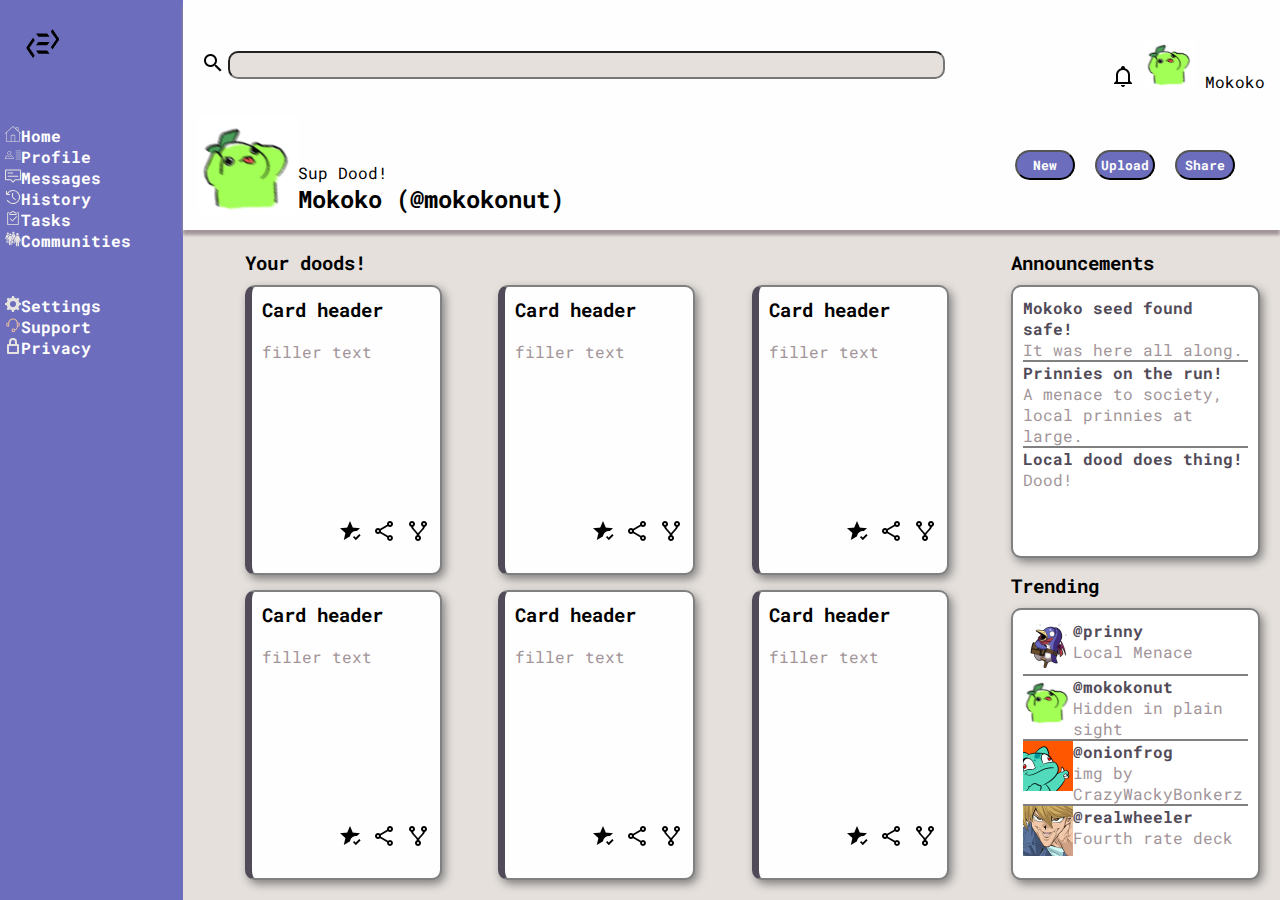
<file: index.html>
<!DOCTYPE html>
<html lang="en">

<head>
    <meta charset="UTF-8">
    <meta http-equiv="X-UA-Compatible" content="IE=edge">
    <meta name="viewport" content="width=device-width, initial-scale=1.0">
    <title>Admin Dashboard</title>
    <link rel="stylesheet" href="styles.css">
</head>

<body>
    <aside>
        <img src="assets/logo.svg" alt="" width="75px" height="75px">
        <ul class="aside-links">
            <li><a href=""><img src="assets/icons/home.svg" alt="">Home</a></li>
            <li><a href=""><img src="assets/icons/profile.svg" alt="">Profile</a></li>
            <li><a href=""><img src="assets/icons/message.svg" alt="">Messages</a></li>
            <li><a href=""><img src="assets/icons/history.svg" alt="">History</a></li>
            <li><a href=""><img src="assets/icons/task.svg" alt="">Tasks</a></li>
            <li><a href=""><img src="assets/icons/community.svg" alt="">Communities</a></li>
        </ul>
        <ul class="aside-links">
            <li><a href=""><img src="assets/icons/settings.svg" alt="">Settings</a></li>
            <li><a href=""><img src="assets/icons/support.svg" alt="">Support</a></li>
            <li><a href=""><img src="assets/icons/privacy.svg" alt="">Privacy</a></li>
        </ul>
    </aside>
    <header>
        <section>
            <form action="#" class="searchbar">
                <button><img src="assets/icons/magnify.png" alt=""></button>
                <input type="search" name="search" id="search">
            </form>
            <div>
                <img src="assets/icons/bell.png" alt="">
                <img src="assets/images/mokoko1.gif" width="50px" height="50px" alt="">
                <span>Mokoko</span>
            </div>
        </section>
        <section>
            <div id="header-greet">
                <img src="assets/images/mokoko1.gif" width="100px" height="100px" alt="">
                <div>
                    Sup Dood!
                    <h2>Mokoko (@mokokonut)</h2>
                </div>
            </div>
            <div class="nav-box">
                <button class="header-nav">New</button>
                <button class="header-nav">Upload</button>
                <button class="header-nav">Share</button>
            </div>
        </section>
    </header>
    <main>
        <section class="main-cards">
            <h3>Your doods!</h3>
            <div class="card">
                <h3>Card header</h3>
                <p>filler text</p>
                <div>
                    <a href=""><img src="assets/icons/star-check.png" alt="fav"></a>
                    <a href=""><img src="assets/icons/share.png" alt="share"></a>
                    <a href=""><img src="assets/icons/fork.png" alt="fork"></a>
                </div>
            </div>
            <div class="card">
                <h3>Card header</h3>
                <p>filler text</p>
                <div>
                    <a href=""><img src="assets/icons/star-check.png" alt="fav"></a>
                    <a href=""><img src="assets/icons/share.png" alt="share"></a>
                    <a href=""><img src="assets/icons/fork.png" alt="fork"></a>
                </div>
            </div>
            <div class="card">
                <h3>Card header</h3>
                <p>filler text</p>
                <div>
                    <a href=""><img src="assets/icons/star-check.png" alt="fav"></a>
                    <a href=""><img src="assets/icons/share.png" alt="share"></a>
                    <a href=""><img src="assets/icons/fork.png" alt="fork"></a>
                </div>
            </div>
            <div class="card">
                <h3>Card header</h3>
                <p>filler text</p>
                <div>
                    <a href=""><img src="assets/icons/star-check.png" alt="fav"></a>
                    <a href=""><img src="assets/icons/share.png" alt="share"></a>
                    <a href=""><img src="assets/icons/fork.png" alt="fork"></a>
                </div>
            </div>
            <div class="card">
                <h3>Card header</h3>
                <p>filler text</p>
                <div>
                    <a href=""><img src="assets/icons/star-check.png" alt="fav"></a>
                    <a href=""><img src="assets/icons/share.png" alt="share"></a>
                    <a href=""><img src="assets/icons/fork.png" alt="fork"></a>
                </div>
            </div>
            <div class="card">
                <h3>Card header</h3>
                <p>filler text</p>
                <div>
                    <a href=""><img src="assets/icons/star-check.png" alt="fav"></a>
                    <a href=""><img src="assets/icons/share.png" alt="share"></a>
                    <a href=""><img src="assets/icons/fork.png" alt="fork"></a>
                </div>
            </div>
            
        </section>
        <section class="main-rightside">
            <h3>Announcements</h3>
            <div class="announcement-box">
                <ul>
                    <li><h4>Mokoko seed found safe!</h4>
                    <p>It was here all along.</p></li>
                    <li><h4>Prinnies on the run!</h4>
                    <p>A menace to society, local prinnies at large.</p></li>
                    <li><h4>Local dood does thing!</h4>
                    <p>Dood!</p></li>
                </ul>
            </div>
            <h3>Trending</h3>
            <div class="trending-box">
                <ul>
                    <li>
                        <a href=""><img src="assets/images/prinny-icon.png" alt="profile"></a>
                        <div>
                            <h4>@prinny</h4>
                            <div>Local Menace</div>
                        </div>
                    </li>

                    <li>
                        <a href=""><img src="assets/images/mokoko1.gif" alt="profile"></a>
                        <div>
                            <h4>@mokokonut</h4>
                            <div>Hidden in plain sight</div>
                        </div>
                    </li>
                    <li>
                        <a href=""><img src="assets/images/bulbasaur-icon.png" alt=""></a>
                        <div>
                            <h4>@onionfrog</h4>
                            <div>img by CrazyWackyBonkerz</div>
                        </div>
                    </li>
                    <li>
                        <a href=""><img src="assets/images/wheeler.jpg" alt="profile"></a>
                        <div>
                            <h4>@realwheeler</h4>
                            <div>Fourth rate deck</div>
                        </div>
                    </li>
                </ul>
            </div>
        </section>
    </main>
</body>

</html>
</file>
<file: styles.css>
/*Colors used
#6C6DBD
#E5E0DC
#514A58
#FEFEFE
*/
@font-face {
    font-family: Roboto;
    src: url(./assets/RobotoMono-VariableFont_wght.ttf);
}
* {
    margin: 0px;
    padding: 0px;
    font-family: Roboto;
}

body {
    display: grid;
    grid-template-columns: 1fr 6fr;
    grid-template-rows: 1fr 5fr;
    height: 100vh;
    background-color: #E5E0DC;
}

aside {
    grid-area: 1 / 1 / 3 / 2;
    display: flex;
    flex-direction: column;
    gap: 5%;
    background-color: #6C6DBD;
    padding: 5px;
}

.aside-links > li img{
    width: 1em;
    height: 1em;
    filter: invert(100%) sepia(14%) saturate(622%) hue-rotate(301deg) brightness(89%) contrast(102%);
}
header {
    grid-area: 1 / 2 / 2 / 3;
    display: grid;
    grid-template-rows: 1fr 1fr;
    padding: 15px;
    box-shadow: 0px 5px 3px #A29599;
    background-color: #FEFEFE;
}

.searchbar {
    display: grid;
    grid-template-columns: 30px 1fr;
}
.searchbar button {
    background: none;
	color: inherit;
	border: none;
	padding: 0;
}
.searchbar img {
    filter: invert(100%);
}
.searchbar input {
    border-radius: 10px;
    background-color: #E5E0DC;
    padding: 3px 10px;
}

section form {
    width: 70%;
    min-width: 150px;
}

header section {
    display: flex;
    flex-wrap: wrap;
    justify-content: space-between;
    align-items: center;
    gap: min(20px, 100%)
}
#header-greet {
    display: flex;
}
#header-greet > div {
    display: flex;
    flex-direction: column;
    justify-content: end;
}
.nav-box {
    display: flex;
    gap: 20px;
    padding-right: 30px;
}
.header-nav {
    border-radius: 15px;
    height: 30px;
    width: 60px;
    background-color: #6C6DBD;
    color: #FEFEFE;
    font-weight: bolder;
}

main {
    display: grid;
    grid-template-columns: 3fr 1fr;
    margin: 10px;
}

.main-cards {
    display: grid;
    gap: 15px;
    grid-template-columns: repeat(auto-fit, minmax(150px, 25%));
    justify-content: space-evenly;
    grid-template-rows: 20px 1fr;
    grid-auto-rows: 1fr;
    padding: 5px;
    margin: 5px;
}

.main-cards h3 {
    grid-column: 1/-1;
}

.card {
    background-color: #FEFEFE;
    border: 2px solid grey;
    border-radius: 10px;
    border-left: 7px solid #514A58;
    box-shadow: 3px 4px 10px grey;
    padding: 10px;
    display: grid;
    grid-template-rows: 1fr 4fr 1fr;
}

.card div {
    display: flex;
    justify-content: right;
    gap: 10px;
}
.main-rightside {
    padding: 5px;
    margin: 5px;
    display: grid;
    grid-template-rows: 20px 1fr 20px 1fr;
    gap: 15px;
}
.announcement-box, .trending-box{
    padding: 10px;
    border: 2px solid grey;
    background-color: white;
    border-radius: 10px;
    box-shadow: 3px 4px 10px grey ;
}
.announcement-box ul, .trending-box ul{
    list-style: none;
}
.announcement-box ul li:nth-child(n + 2), .trending-box ul li:nth-child(n + 2){
    border-top: 2px solid grey;
}
.trending-box li{
    display: flex;
}
.trending-box a img {
    width: 50px;
    height: 50px;
}
li , p {
    color: #A29599;
}

li h4 {
    color: #514A58;
}

a {
    color: white;
    font-weight: 900;

}
a:link, a:visited {
    text-decoration: none;
}
a:hover {
    text-shadow: 2px 2px #514A58;
}
</file>
